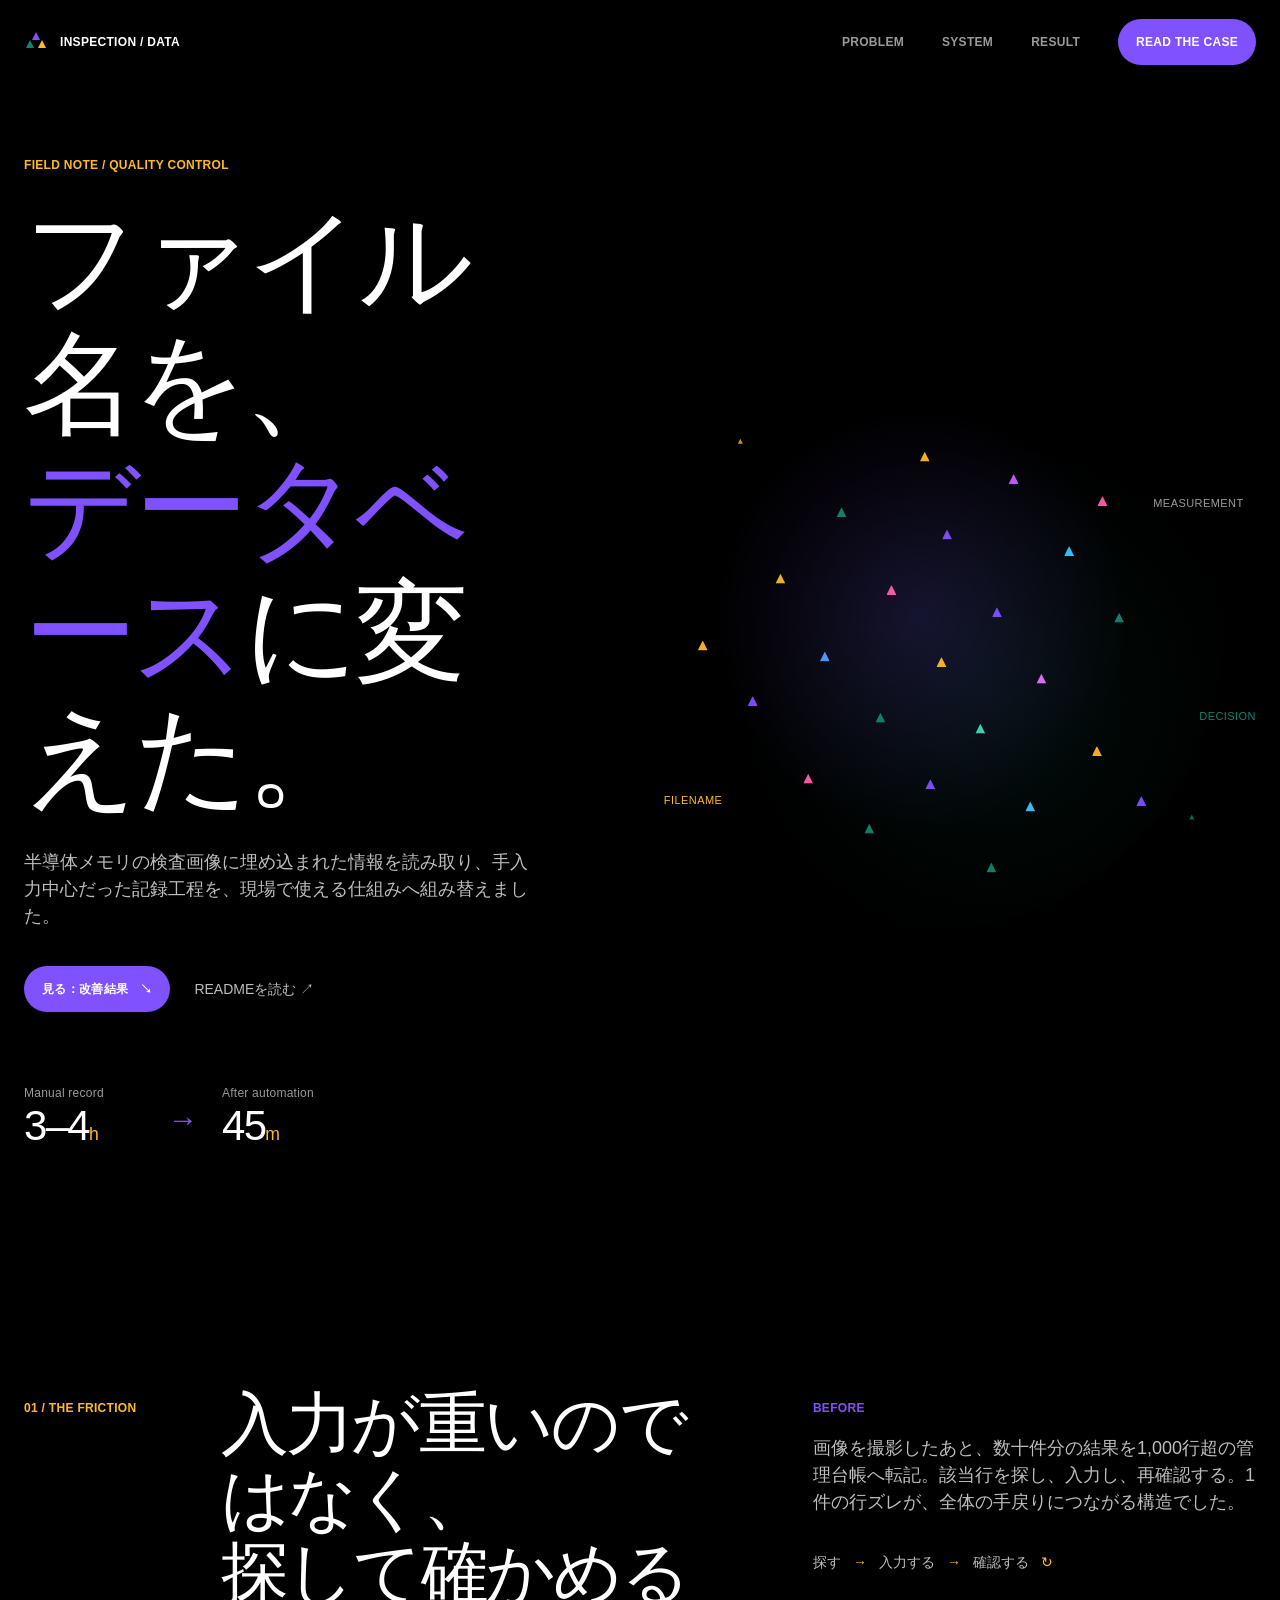
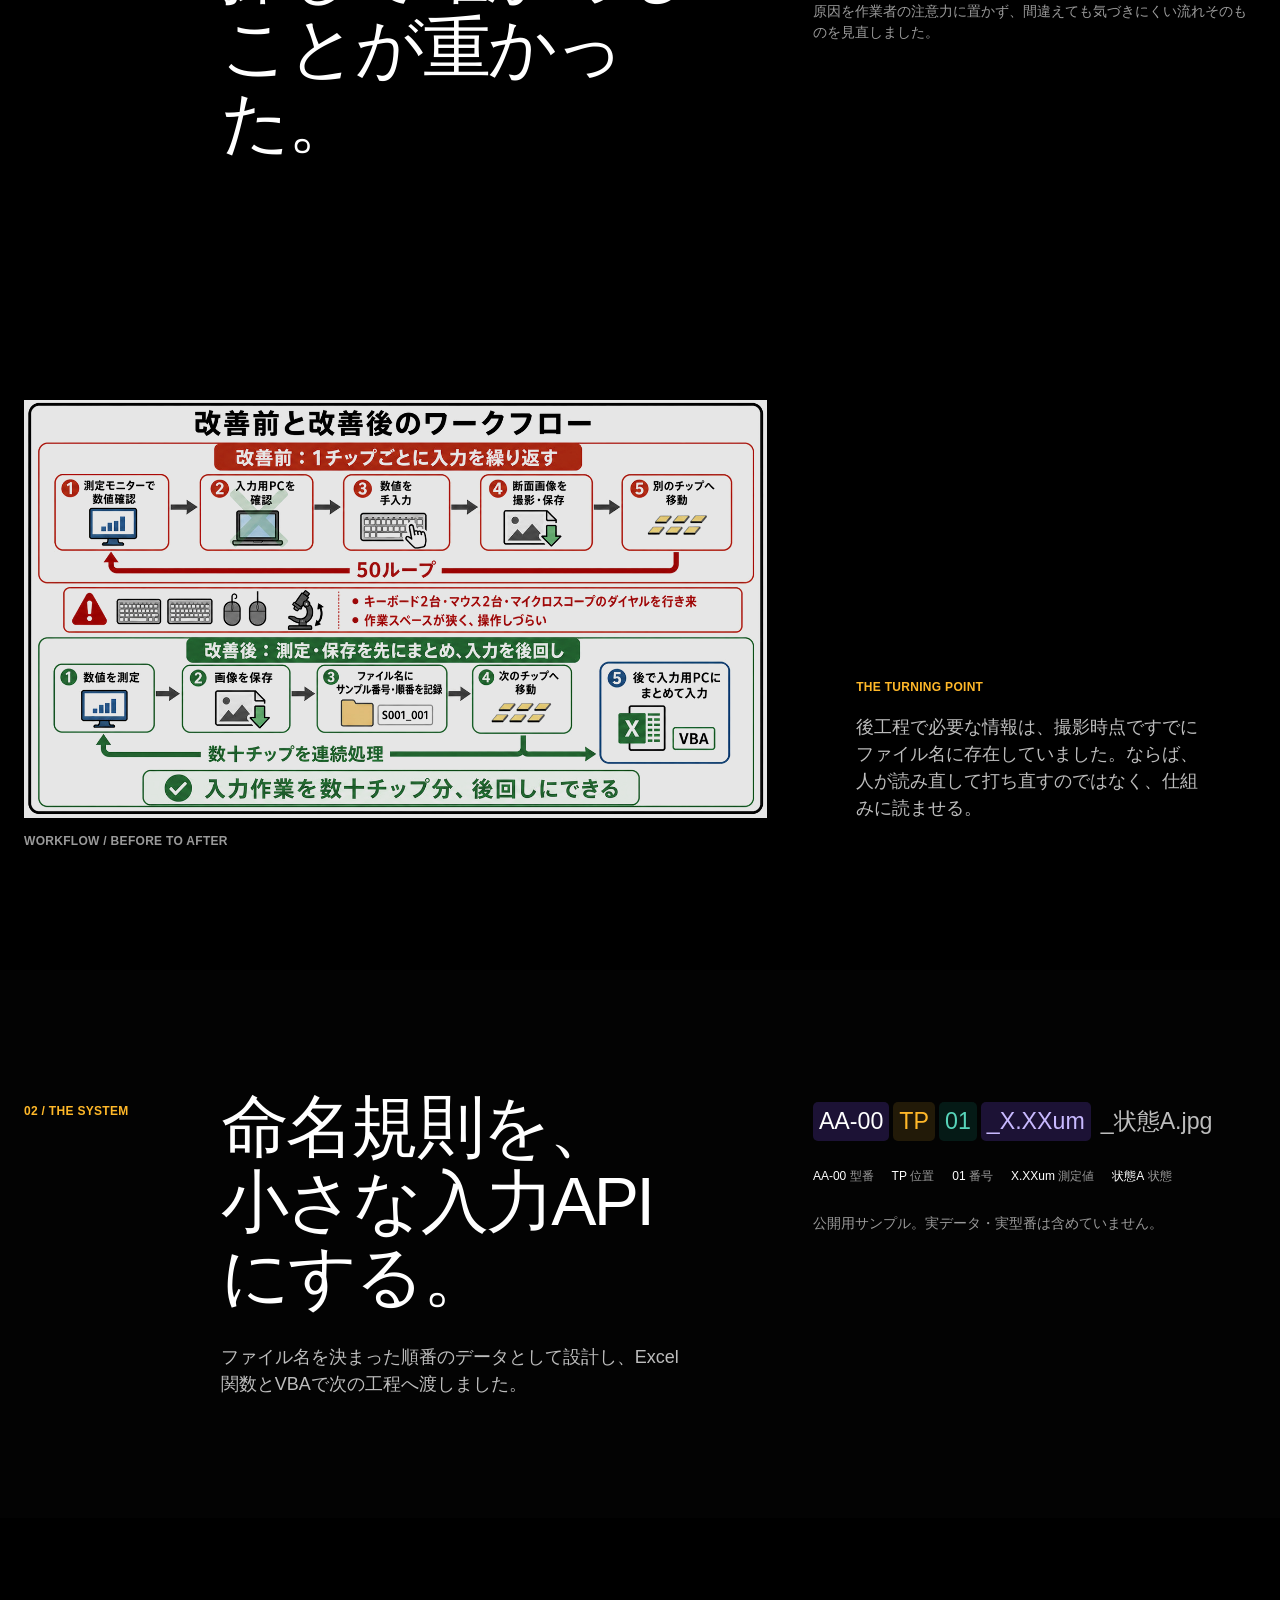
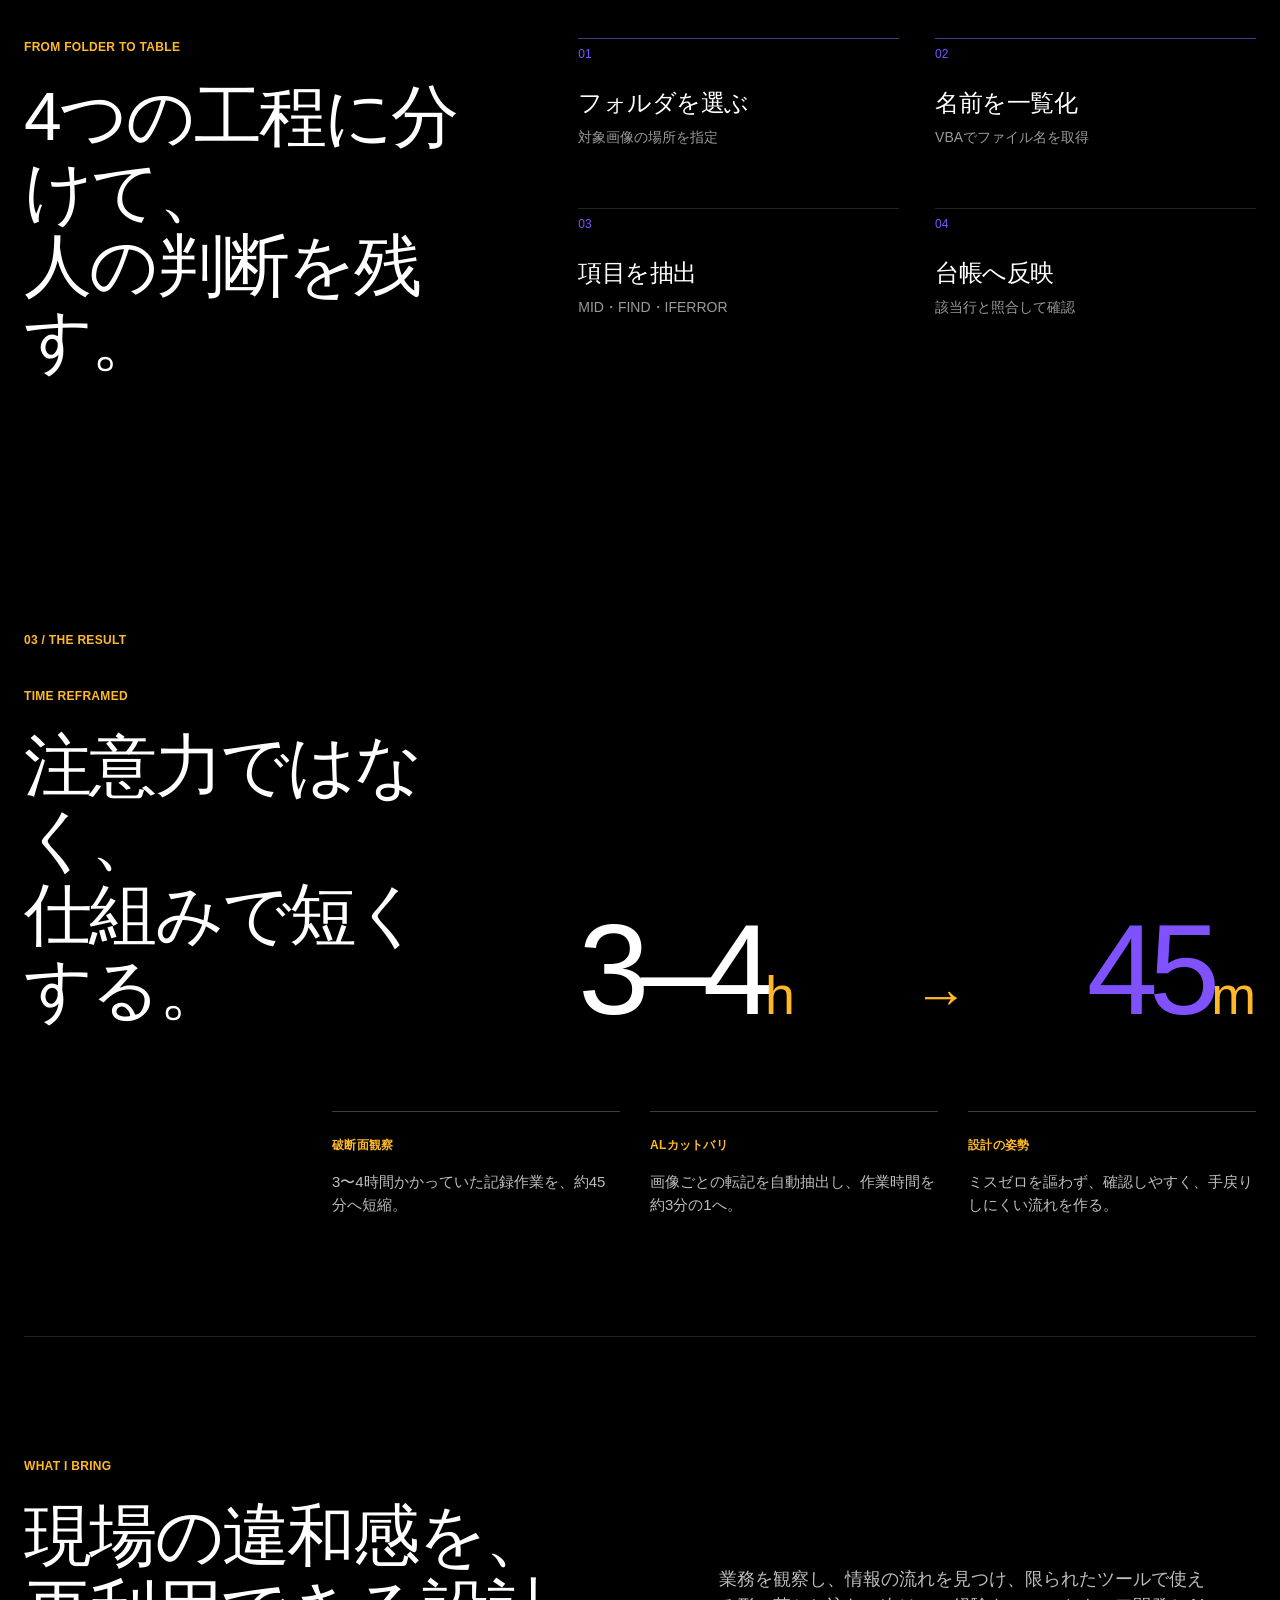
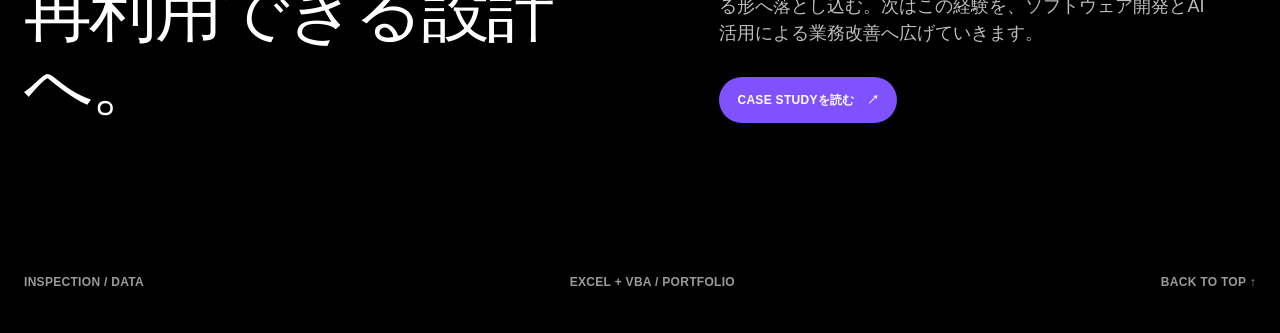
<file: index.html>
<!doctype html>
<html lang="ja">
  <head>
    <meta charset="utf-8">
    <meta name="viewport" content="width=device-width, initial-scale=1">
    <meta name="description" content="半導体メモリ検査工程の手入力を、ファイル名・Excel関数・VBAで仕組み化したポートフォリオ">
    <title>Inspection Data, Reframed | Portfolio</title>
    <link rel="stylesheet" href="style_refero.css">
  </head>
  <body>
    <a class="skip-link" href="#main">本文へ移動</a>

    <header class="site-header">
      <a class="brand" href="#top" aria-label="Inspection Data, Reframed ホーム">
        <span class="brand-mark" aria-hidden="true"><i></i><i></i><i></i></span>
        <span>INSPECTION / DATA</span>
      </a>
      <nav class="site-nav" aria-label="メインナビゲーション">
        <a href="#problem">PROBLEM</a>
        <a href="#system">SYSTEM</a>
        <a href="#result">RESULT</a>
        <a class="nav-cta" href="https://github.com/Tomica-git/portfolio">READ THE CASE</a>
      </nav>
    </header>

    <main id="main">
      <section id="top" class="hero section-shell">
        <div class="hero-copy">
          <p class="kicker amber">FIELD NOTE / QUALITY CONTROL</p>
          <h1>ファイル名を、<br><em>データベース</em>に変えた。</h1>
          <p class="hero-lead">半導体メモリの検査画像に埋め込まれた情報を読み取り、手入力中心だった記録工程を、現場で使える仕組みへ組み替えました。</p>
          <div class="hero-actions">
            <a class="primary-cta" href="#result">見る：改善結果 <span aria-hidden="true">↘</span></a>
            <a class="text-link" href="https://github.com/Tomica-git/portfolio">READMEを読む <span aria-hidden="true">↗</span></a>
          </div>
          <dl class="hero-metrics">
            <div>
              <dt>Manual record</dt>
              <dd>3–4<span>h</span></dd>
            </div>
            <div class="metric-arrow" aria-hidden="true">→</div>
            <div>
              <dt>After automation</dt>
              <dd>45<span>m</span></dd>
            </div>
          </dl>
        </div>

        <div class="constellation" aria-hidden="true">
          <div class="constellation-core">
            <i class="particle p01"></i><i class="particle p02"></i><i class="particle p03"></i>
            <i class="particle p04"></i><i class="particle p05"></i><i class="particle p06"></i>
            <i class="particle p07"></i><i class="particle p08"></i><i class="particle p09"></i>
            <i class="particle p10"></i><i class="particle p11"></i><i class="particle p12"></i>
            <i class="particle p13"></i><i class="particle p14"></i><i class="particle p15"></i>
            <i class="particle p16"></i><i class="particle p17"></i><i class="particle p18"></i>
            <i class="particle p19"></i><i class="particle p20"></i><i class="particle p21"></i>
            <i class="particle p22"></i><i class="particle p23"></i><i class="particle p24"></i>
          </div>
          <span class="orbit-label label-a">measurement</span>
          <span class="orbit-label label-b">filename</span>
          <span class="orbit-label label-c">decision</span>
        </div>
      </section>

      <section id="problem" class="section-shell split-section">
        <div class="section-index amber">01 / THE FRICTION</div>
        <div class="split-content">
          <div>
            <h2>入力が重いのではなく、<br>探して確かめることが重かった。</h2>
          </div>
          <div class="body-column">
            <p class="section-label">BEFORE</p>
            <p>画像を撮影したあと、数十件分の結果を1,000行超の管理台帳へ転記。該当行を探し、入力し、再確認する。1件の行ズレが、全体の手戻りにつながる構造でした。</p>
            <div class="friction-line"><span>探す</span><b>→</b><span>入力する</span><b>→</b><span>確認する</span><b>↻</b></div>
            <p class="quiet-note">原因を作業者の注意力に置かず、間違えても気づきにくい流れそのものを見直しました。</p>
          </div>
        </div>
      </section>

      <section class="section-shell image-section">
        <figure class="image-frame">
          <img src="assets/slides/fracture-07-workflow-before-after.jpg" alt="検査記録の改善前と改善後のワークフロー図">
          <figcaption>WORKFLOW / BEFORE TO AFTER</figcaption>
        </figure>
        <div class="image-note">
          <p class="kicker amber">THE TURNING POINT</p>
          <p>後工程で必要な情報は、撮影時点ですでにファイル名に存在していました。ならば、人が読み直して打ち直すのではなく、仕組みに読ませる。</p>
        </div>
      </section>

      <section id="system" class="section-shell split-section dark-break">
        <div class="section-index amber">02 / THE SYSTEM</div>
        <div class="split-content">
          <div>
            <h2>命名規則を、<br>小さな入力APIにする。</h2>
            <p class="section-subtitle">ファイル名を決まった順番のデータとして設計し、Excel関数とVBAで次の工程へ渡しました。</p>
          </div>
          <div class="body-column">
            <div class="filename-sample">
              <span>AA-00</span><span>TP</span><span>01</span><span>_X.XXum</span><span>_状態A.jpg</span>
            </div>
            <div class="filename-legend">
              <span><b>AA-00</b> 型番</span>
              <span><b>TP</b> 位置</span>
              <span><b>01</b> 番号</span>
              <span><b>X.XXum</b> 測定値</span>
              <span><b>状態A</b> 状態</span>
            </div>
            <p class="quiet-note">公開用サンプル。実データ・実型番は含めていません。</p>
          </div>
        </div>
      </section>

      <section class="section-shell process-section">
        <div class="process-heading">
          <p class="kicker amber">FROM FOLDER TO TABLE</p>
          <h2>4つの工程に分けて、<br>人の判断を残す。</h2>
        </div>
        <ol class="process-list">
          <li><span class="process-no">01</span><strong>フォルダを選ぶ</strong><p>対象画像の場所を指定</p></li>
          <li><span class="process-no">02</span><strong>名前を一覧化</strong><p>VBAでファイル名を取得</p></li>
          <li><span class="process-no">03</span><strong>項目を抽出</strong><p>MID・FIND・IFERROR</p></li>
          <li><span class="process-no">04</span><strong>台帳へ反映</strong><p>該当行と照合して確認</p></li>
        </ol>
      </section>

      <section id="result" class="section-shell result-section">
        <div class="section-index amber">03 / THE RESULT</div>
        <div class="result-topline">
          <div>
            <p class="kicker amber">TIME REFRAMED</p>
            <h2>注意力ではなく、<br>仕組みで短くする。</h2>
          </div>
          <div class="big-result" aria-label="3から4時間が約45分に短縮">
            <span>3–4<span class="unit">h</span></span><b>→</b><strong>45<span class="unit">m</span></strong>
          </div>
        </div>
        <div class="result-details">
          <div><span class="detail-label">破断面観察</span><p>3〜4時間かかっていた記録作業を、約45分へ短縮。</p></div>
          <div><span class="detail-label">ALカットバリ</span><p>画像ごとの転記を自動抽出し、作業時間を約3分の1へ。</p></div>
          <div><span class="detail-label">設計の姿勢</span><p>ミスゼロを謳わず、確認しやすく、手戻りしにくい流れを作る。</p></div>
        </div>
      </section>

      <section class="section-shell closing-section">
        <div>
          <p class="kicker amber">WHAT I BRING</p>
          <h2>現場の違和感を、<br>再利用できる設計へ。</h2>
        </div>
        <div class="closing-copy">
          <p>業務を観察し、情報の流れを見つけ、限られたツールで使える形へ落とし込む。次はこの経験を、ソフトウェア開発とAI活用による業務改善へ広げていきます。</p>
          <a class="primary-cta" href="https://github.com/Tomica-git/portfolio">CASE STUDYを読む <span aria-hidden="true">↗</span></a>
        </div>
      </section>
    </main>

    <footer class="site-footer section-shell">
      <span>INSPECTION / DATA</span>
      <span>EXCEL + VBA / PORTFOLIO</span>
      <a href="#top">BACK TO TOP ↑</a>
    </footer>
  </body>
</html>
</file>
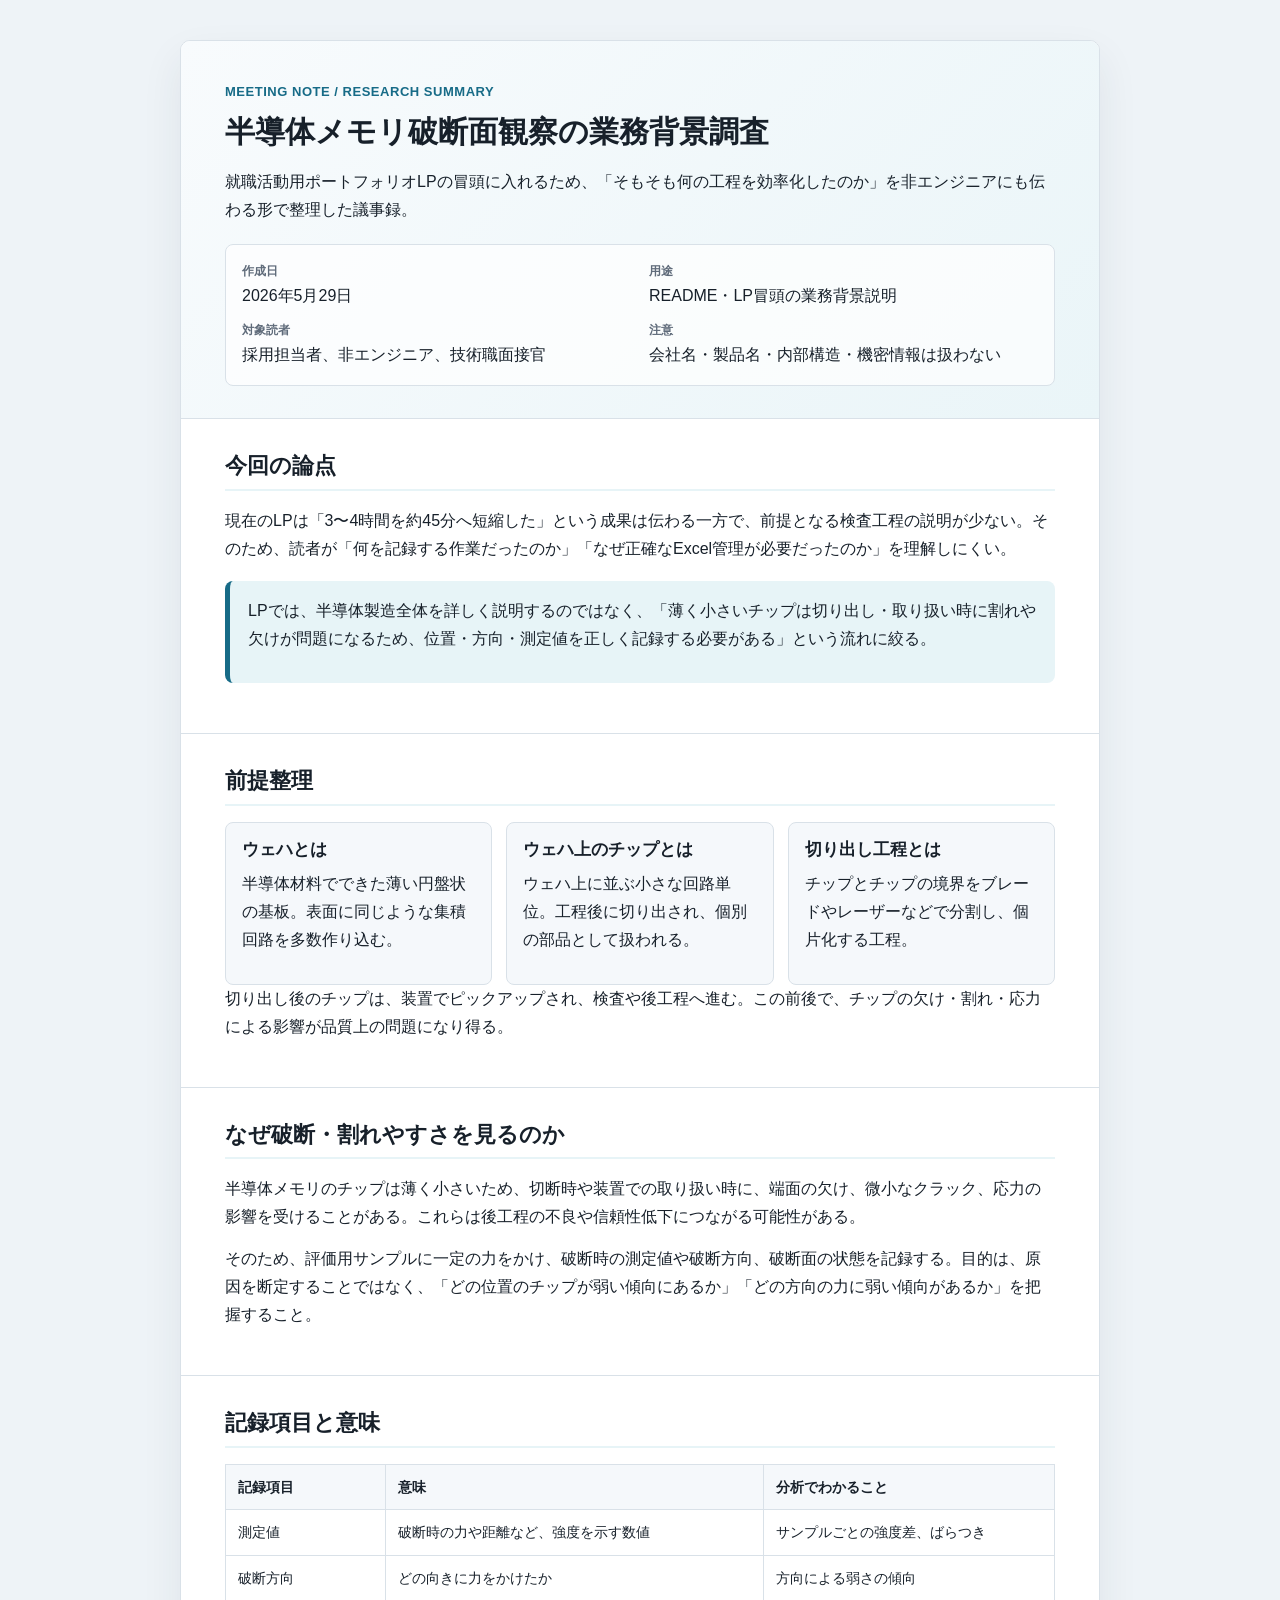
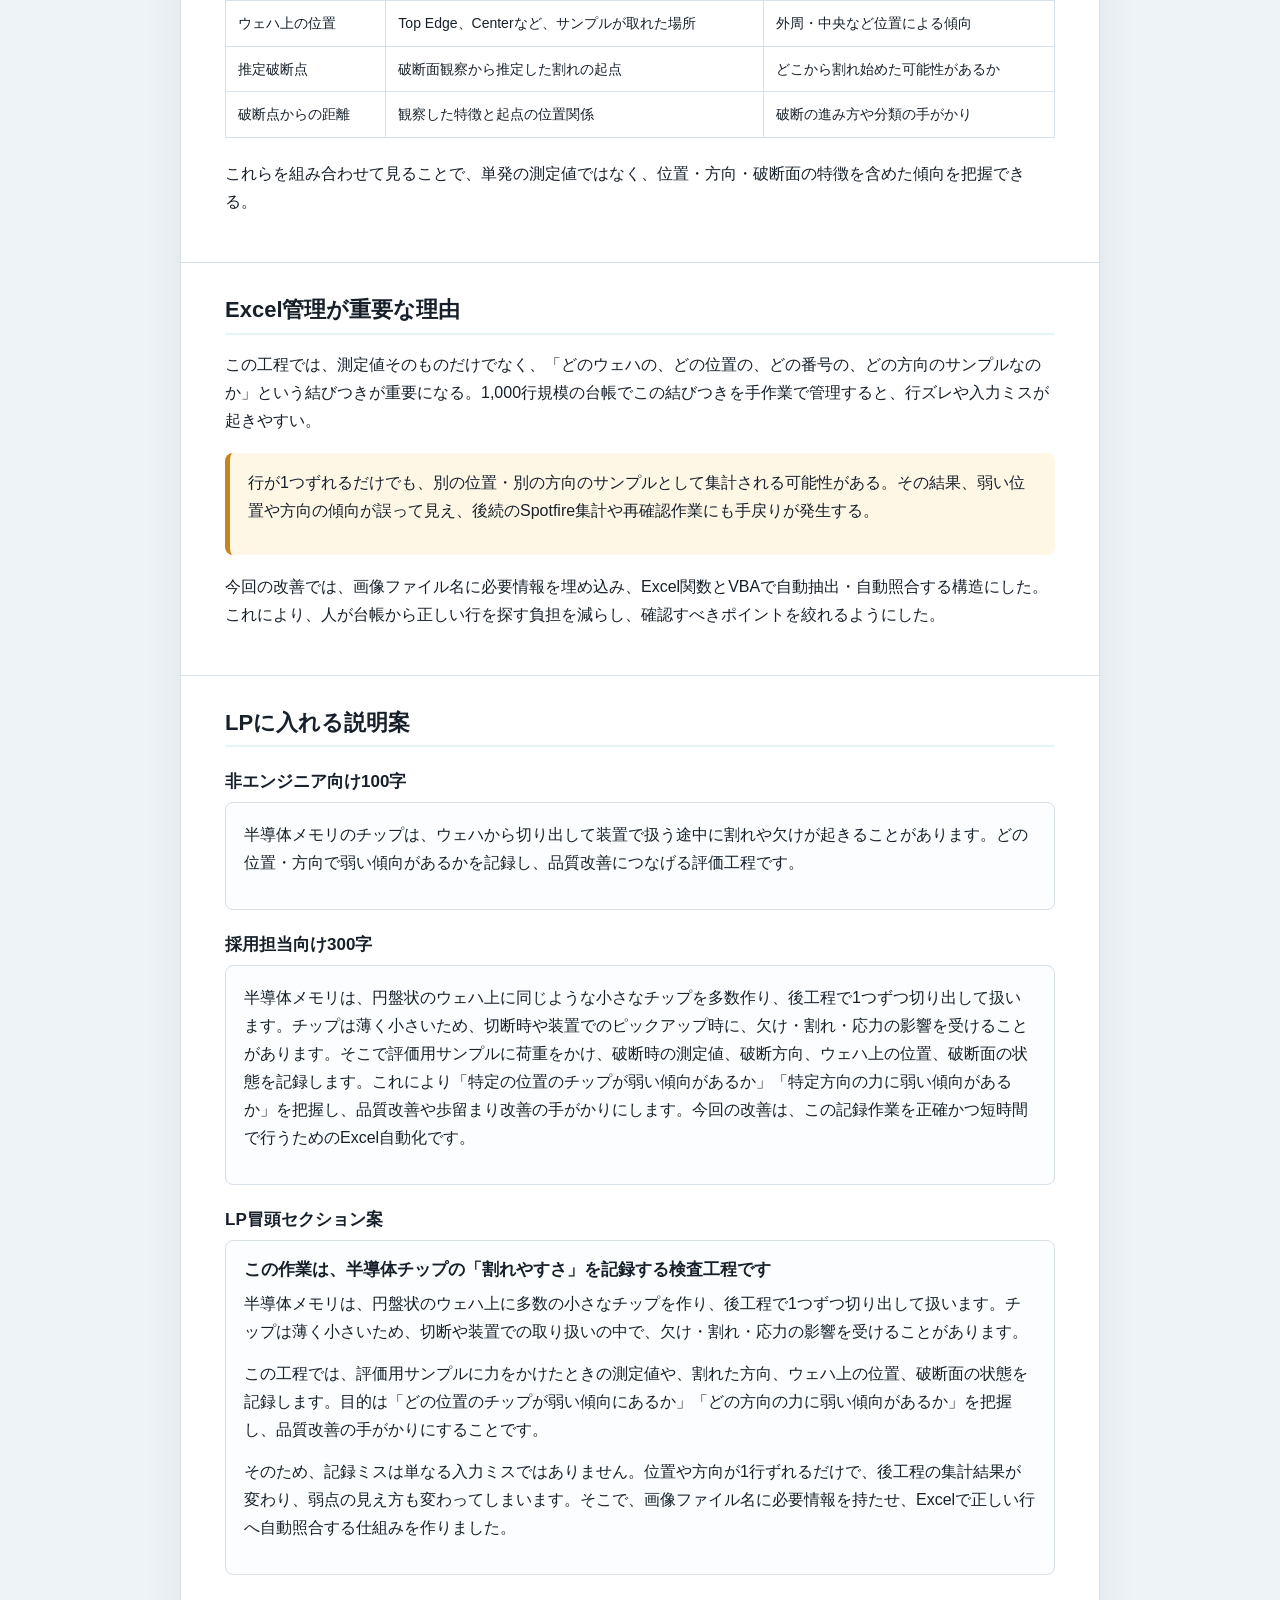
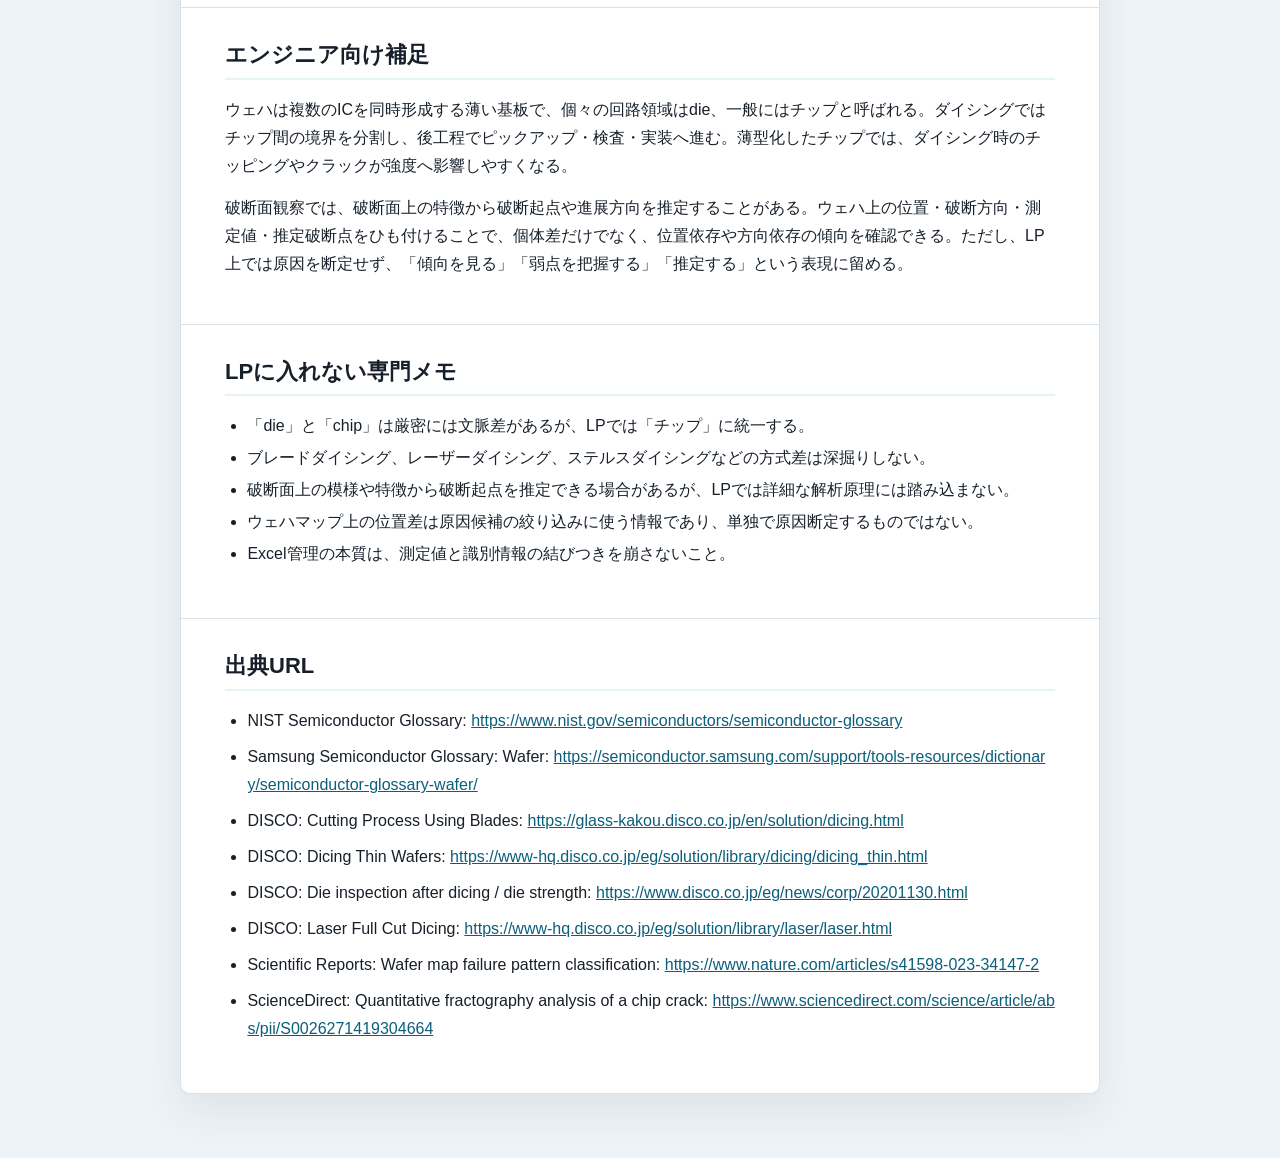
<file: 議事録/20260529_半導体メモリ破断面観察_業務背景調査.html>
<!doctype html>
<html lang="ja">
  <head>
    <meta charset="utf-8" />
    <meta name="viewport" content="width=device-width, initial-scale=1" />
    <title>議事録：半導体メモリ破断面観察の業務背景調査</title>
    <style>
      :root {
        --ink: #17202a;
        --muted: #5f6b7a;
        --line: #d9e1e8;
        --paper: #ffffff;
        --soft: #f5f8fb;
        --accent: #176b87;
        --accent-soft: #e7f4f7;
        --warn-soft: #fff7e6;
      }

      * {
        box-sizing: border-box;
      }

      body {
        margin: 0;
        color: var(--ink);
        background: #eef3f7;
        font-family: -apple-system, BlinkMacSystemFont, "Hiragino Sans",
          "Yu Gothic", "YuGothic", "Segoe UI", sans-serif;
        line-height: 1.75;
      }

      main {
        max-width: 960px;
        margin: 0 auto;
        padding: 40px 20px 64px;
      }

      article {
        background: var(--paper);
        border: 1px solid var(--line);
        border-radius: 10px;
        box-shadow: 0 18px 40px rgba(34, 48, 64, 0.08);
        overflow: hidden;
      }

      header {
        padding: 40px 44px 32px;
        background: linear-gradient(135deg, #f8fbfd 0%, #eaf5f8 100%);
        border-bottom: 1px solid var(--line);
      }

      .eyebrow {
        margin: 0 0 8px;
        color: var(--accent);
        font-size: 13px;
        font-weight: 700;
        letter-spacing: 0.04em;
        text-transform: uppercase;
      }

      h1,
      h2,
      h3 {
        line-height: 1.35;
      }

      h1 {
        margin: 0 0 16px;
        font-size: 30px;
      }

      h2 {
        margin: 0 0 16px;
        padding-bottom: 8px;
        border-bottom: 2px solid var(--accent-soft);
        font-size: 22px;
      }

      h3 {
        margin: 24px 0 8px;
        font-size: 17px;
      }

      p {
        margin: 0 0 14px;
      }

      ul,
      ol {
        margin: 0 0 18px 1.4em;
        padding: 0;
      }

      li {
        margin: 4px 0;
      }

      section {
        padding: 32px 44px;
        border-bottom: 1px solid var(--line);
      }

      section:last-child {
        border-bottom: 0;
      }

      .meta {
        display: grid;
        grid-template-columns: repeat(2, minmax(0, 1fr));
        gap: 10px 18px;
        margin-top: 20px;
        padding: 16px;
        background: rgba(255, 255, 255, 0.72);
        border: 1px solid var(--line);
        border-radius: 8px;
      }

      .meta div {
        min-width: 0;
      }

      .meta b {
        display: block;
        color: var(--muted);
        font-size: 12px;
      }

      .callout {
        margin: 18px 0;
        padding: 16px 18px;
        background: var(--accent-soft);
        border-left: 5px solid var(--accent);
        border-radius: 8px;
      }

      .note {
        background: var(--warn-soft);
        border-left-color: #c5841c;
      }

      .grid {
        display: grid;
        grid-template-columns: repeat(3, minmax(0, 1fr));
        gap: 14px;
        margin-top: 16px;
      }

      .card {
        padding: 16px;
        background: var(--soft);
        border: 1px solid var(--line);
        border-radius: 8px;
      }

      .card h3 {
        margin-top: 0;
      }

      table {
        width: 100%;
        margin: 16px 0 22px;
        border-collapse: collapse;
        font-size: 14px;
      }

      th,
      td {
        padding: 10px 12px;
        border: 1px solid var(--line);
        text-align: left;
        vertical-align: top;
      }

      th {
        background: var(--soft);
      }

      .lp-copy {
        padding: 18px;
        background: #fbfdff;
        border: 1px solid var(--line);
        border-radius: 8px;
      }

      .lp-copy h3 {
        margin-top: 0;
      }

      a {
        color: #0a5f7c;
        word-break: break-all;
      }

      .sources li {
        margin-bottom: 8px;
      }

      @media (max-width: 760px) {
        main {
          padding: 20px 12px 40px;
        }

        header,
        section {
          padding: 26px 20px;
        }

        h1 {
          font-size: 24px;
        }

        .meta,
        .grid {
          grid-template-columns: 1fr;
        }
      }
    </style>
  </head>
  <body>
    <main>
      <article>
        <header>
          <p class="eyebrow">Meeting Note / Research Summary</p>
          <h1>半導体メモリ破断面観察の業務背景調査</h1>
          <p>
            就職活動用ポートフォリオLPの冒頭に入れるため、「そもそも何の工程を効率化したのか」を非エンジニアにも伝わる形で整理した議事録。
          </p>
          <div class="meta">
            <div>
              <b>作成日</b>
              2026年5月29日
            </div>
            <div>
              <b>用途</b>
              README・LP冒頭の業務背景説明
            </div>
            <div>
              <b>対象読者</b>
              採用担当者、非エンジニア、技術職面接官
            </div>
            <div>
              <b>注意</b>
              会社名・製品名・内部構造・機密情報は扱わない
            </div>
          </div>
        </header>

        <section>
          <h2>今回の論点</h2>
          <p>
            現在のLPは「3〜4時間を約45分へ短縮した」という成果は伝わる一方で、前提となる検査工程の説明が少ない。そのため、読者が「何を記録する作業だったのか」「なぜ正確なExcel管理が必要だったのか」を理解しにくい。
          </p>
          <div class="callout">
            <p>
              LPでは、半導体製造全体を詳しく説明するのではなく、「薄く小さいチップは切り出し・取り扱い時に割れや欠けが問題になるため、位置・方向・測定値を正しく記録する必要がある」という流れに絞る。
            </p>
          </div>
        </section>

        <section>
          <h2>前提整理</h2>
          <div class="grid">
            <div class="card">
              <h3>ウェハとは</h3>
              <p>
                半導体材料でできた薄い円盤状の基板。表面に同じような集積回路を多数作り込む。
              </p>
            </div>
            <div class="card">
              <h3>ウェハ上のチップとは</h3>
              <p>
                ウェハ上に並ぶ小さな回路単位。工程後に切り出され、個別の部品として扱われる。
              </p>
            </div>
            <div class="card">
              <h3>切り出し工程とは</h3>
              <p>
                チップとチップの境界をブレードやレーザーなどで分割し、個片化する工程。
              </p>
            </div>
          </div>
          <p>
            切り出し後のチップは、装置でピックアップされ、検査や後工程へ進む。この前後で、チップの欠け・割れ・応力による影響が品質上の問題になり得る。
          </p>
        </section>

        <section>
          <h2>なぜ破断・割れやすさを見るのか</h2>
          <p>
            半導体メモリのチップは薄く小さいため、切断時や装置での取り扱い時に、端面の欠け、微小なクラック、応力の影響を受けることがある。これらは後工程の不良や信頼性低下につながる可能性がある。
          </p>
          <p>
            そのため、評価用サンプルに一定の力をかけ、破断時の測定値や破断方向、破断面の状態を記録する。目的は、原因を断定することではなく、「どの位置のチップが弱い傾向にあるか」「どの方向の力に弱い傾向があるか」を把握すること。
          </p>
        </section>

        <section>
          <h2>記録項目と意味</h2>
          <table>
            <thead>
              <tr>
                <th>記録項目</th>
                <th>意味</th>
                <th>分析でわかること</th>
              </tr>
            </thead>
            <tbody>
              <tr>
                <td>測定値</td>
                <td>破断時の力や距離など、強度を示す数値</td>
                <td>サンプルごとの強度差、ばらつき</td>
              </tr>
              <tr>
                <td>破断方向</td>
                <td>どの向きに力をかけたか</td>
                <td>方向による弱さの傾向</td>
              </tr>
              <tr>
                <td>ウェハ上の位置</td>
                <td>Top Edge、Centerなど、サンプルが取れた場所</td>
                <td>外周・中央など位置による傾向</td>
              </tr>
              <tr>
                <td>推定破断点</td>
                <td>破断面観察から推定した割れの起点</td>
                <td>どこから割れ始めた可能性があるか</td>
              </tr>
              <tr>
                <td>破断点からの距離</td>
                <td>観察した特徴と起点の位置関係</td>
                <td>破断の進み方や分類の手がかり</td>
              </tr>
            </tbody>
          </table>
          <p>
            これらを組み合わせて見ることで、単発の測定値ではなく、位置・方向・破断面の特徴を含めた傾向を把握できる。
          </p>
        </section>

        <section>
          <h2>Excel管理が重要な理由</h2>
          <p>
            この工程では、測定値そのものだけでなく、「どのウェハの、どの位置の、どの番号の、どの方向のサンプルなのか」という結びつきが重要になる。1,000行規模の台帳でこの結びつきを手作業で管理すると、行ズレや入力ミスが起きやすい。
          </p>
          <div class="callout note">
            <p>
              行が1つずれるだけでも、別の位置・別の方向のサンプルとして集計される可能性がある。その結果、弱い位置や方向の傾向が誤って見え、後続のSpotfire集計や再確認作業にも手戻りが発生する。
            </p>
          </div>
          <p>
            今回の改善では、画像ファイル名に必要情報を埋め込み、Excel関数とVBAで自動抽出・自動照合する構造にした。これにより、人が台帳から正しい行を探す負担を減らし、確認すべきポイントを絞れるようにした。
          </p>
        </section>

        <section>
          <h2>LPに入れる説明案</h2>
          <h3>非エンジニア向け100字</h3>
          <div class="lp-copy">
            <p>
              半導体メモリのチップは、ウェハから切り出して装置で扱う途中に割れや欠けが起きることがあります。どの位置・方向で弱い傾向があるかを記録し、品質改善につなげる評価工程です。
            </p>
          </div>

          <h3>採用担当向け300字</h3>
          <div class="lp-copy">
            <p>
              半導体メモリは、円盤状のウェハ上に同じような小さなチップを多数作り、後工程で1つずつ切り出して扱います。チップは薄く小さいため、切断時や装置でのピックアップ時に、欠け・割れ・応力の影響を受けることがあります。そこで評価用サンプルに荷重をかけ、破断時の測定値、破断方向、ウェハ上の位置、破断面の状態を記録します。これにより「特定の位置のチップが弱い傾向があるか」「特定方向の力に弱い傾向があるか」を把握し、品質改善や歩留まり改善の手がかりにします。今回の改善は、この記録作業を正確かつ短時間で行うためのExcel自動化です。
            </p>
          </div>

          <h3>LP冒頭セクション案</h3>
          <div class="lp-copy">
            <h3>この作業は、半導体チップの「割れやすさ」を記録する検査工程です</h3>
            <p>
              半導体メモリは、円盤状のウェハ上に多数の小さなチップを作り、後工程で1つずつ切り出して扱います。チップは薄く小さいため、切断や装置での取り扱いの中で、欠け・割れ・応力の影響を受けることがあります。
            </p>
            <p>
              この工程では、評価用サンプルに力をかけたときの測定値や、割れた方向、ウェハ上の位置、破断面の状態を記録します。目的は「どの位置のチップが弱い傾向にあるか」「どの方向の力に弱い傾向があるか」を把握し、品質改善の手がかりにすることです。
            </p>
            <p>
              そのため、記録ミスは単なる入力ミスではありません。位置や方向が1行ずれるだけで、後工程の集計結果が変わり、弱点の見え方も変わってしまいます。そこで、画像ファイル名に必要情報を持たせ、Excelで正しい行へ自動照合する仕組みを作りました。
            </p>
          </div>
        </section>

        <section>
          <h2>エンジニア向け補足</h2>
          <p>
            ウェハは複数のICを同時形成する薄い基板で、個々の回路領域はdie、一般にはチップと呼ばれる。ダイシングではチップ間の境界を分割し、後工程でピックアップ・検査・実装へ進む。薄型化したチップでは、ダイシング時のチッピングやクラックが強度へ影響しやすくなる。
          </p>
          <p>
            破断面観察では、破断面上の特徴から破断起点や進展方向を推定することがある。ウェハ上の位置・破断方向・測定値・推定破断点をひも付けることで、個体差だけでなく、位置依存や方向依存の傾向を確認できる。ただし、LP上では原因を断定せず、「傾向を見る」「弱点を把握する」「推定する」という表現に留める。
          </p>
        </section>

        <section>
          <h2>LPに入れない専門メモ</h2>
          <ul>
            <li>「die」と「chip」は厳密には文脈差があるが、LPでは「チップ」に統一する。</li>
            <li>ブレードダイシング、レーザーダイシング、ステルスダイシングなどの方式差は深掘りしない。</li>
            <li>破断面上の模様や特徴から破断起点を推定できる場合があるが、LPでは詳細な解析原理には踏み込まない。</li>
            <li>ウェハマップ上の位置差は原因候補の絞り込みに使う情報であり、単独で原因断定するものではない。</li>
            <li>Excel管理の本質は、測定値と識別情報の結びつきを崩さないこと。</li>
          </ul>
        </section>

        <section>
          <h2>出典URL</h2>
          <ul class="sources">
            <li>
              NIST Semiconductor Glossary:
              <a href="https://www.nist.gov/semiconductors/semiconductor-glossary">https://www.nist.gov/semiconductors/semiconductor-glossary</a>
            </li>
            <li>
              Samsung Semiconductor Glossary: Wafer:
              <a href="https://semiconductor.samsung.com/support/tools-resources/dictionary/semiconductor-glossary-wafer/">https://semiconductor.samsung.com/support/tools-resources/dictionary/semiconductor-glossary-wafer/</a>
            </li>
            <li>
              DISCO: Cutting Process Using Blades:
              <a href="https://glass-kakou.disco.co.jp/en/solution/dicing.html">https://glass-kakou.disco.co.jp/en/solution/dicing.html</a>
            </li>
            <li>
              DISCO: Dicing Thin Wafers:
              <a href="https://www-hq.disco.co.jp/eg/solution/library/dicing/dicing_thin.html">https://www-hq.disco.co.jp/eg/solution/library/dicing/dicing_thin.html</a>
            </li>
            <li>
              DISCO: Die inspection after dicing / die strength:
              <a href="https://www.disco.co.jp/eg/news/corp/20201130.html">https://www.disco.co.jp/eg/news/corp/20201130.html</a>
            </li>
            <li>
              DISCO: Laser Full Cut Dicing:
              <a href="https://www-hq.disco.co.jp/eg/solution/library/laser/laser.html">https://www-hq.disco.co.jp/eg/solution/library/laser/laser.html</a>
            </li>
            <li>
              Scientific Reports: Wafer map failure pattern classification:
              <a href="https://www.nature.com/articles/s41598-023-34147-2">https://www.nature.com/articles/s41598-023-34147-2</a>
            </li>
            <li>
              ScienceDirect: Quantitative fractography analysis of a chip crack:
              <a href="https://www.sciencedirect.com/science/article/abs/pii/S0026271419304664">https://www.sciencedirect.com/science/article/abs/pii/S0026271419304664</a>
            </li>
          </ul>
        </section>
      </article>
    </main>
  </body>
</html>
</file>
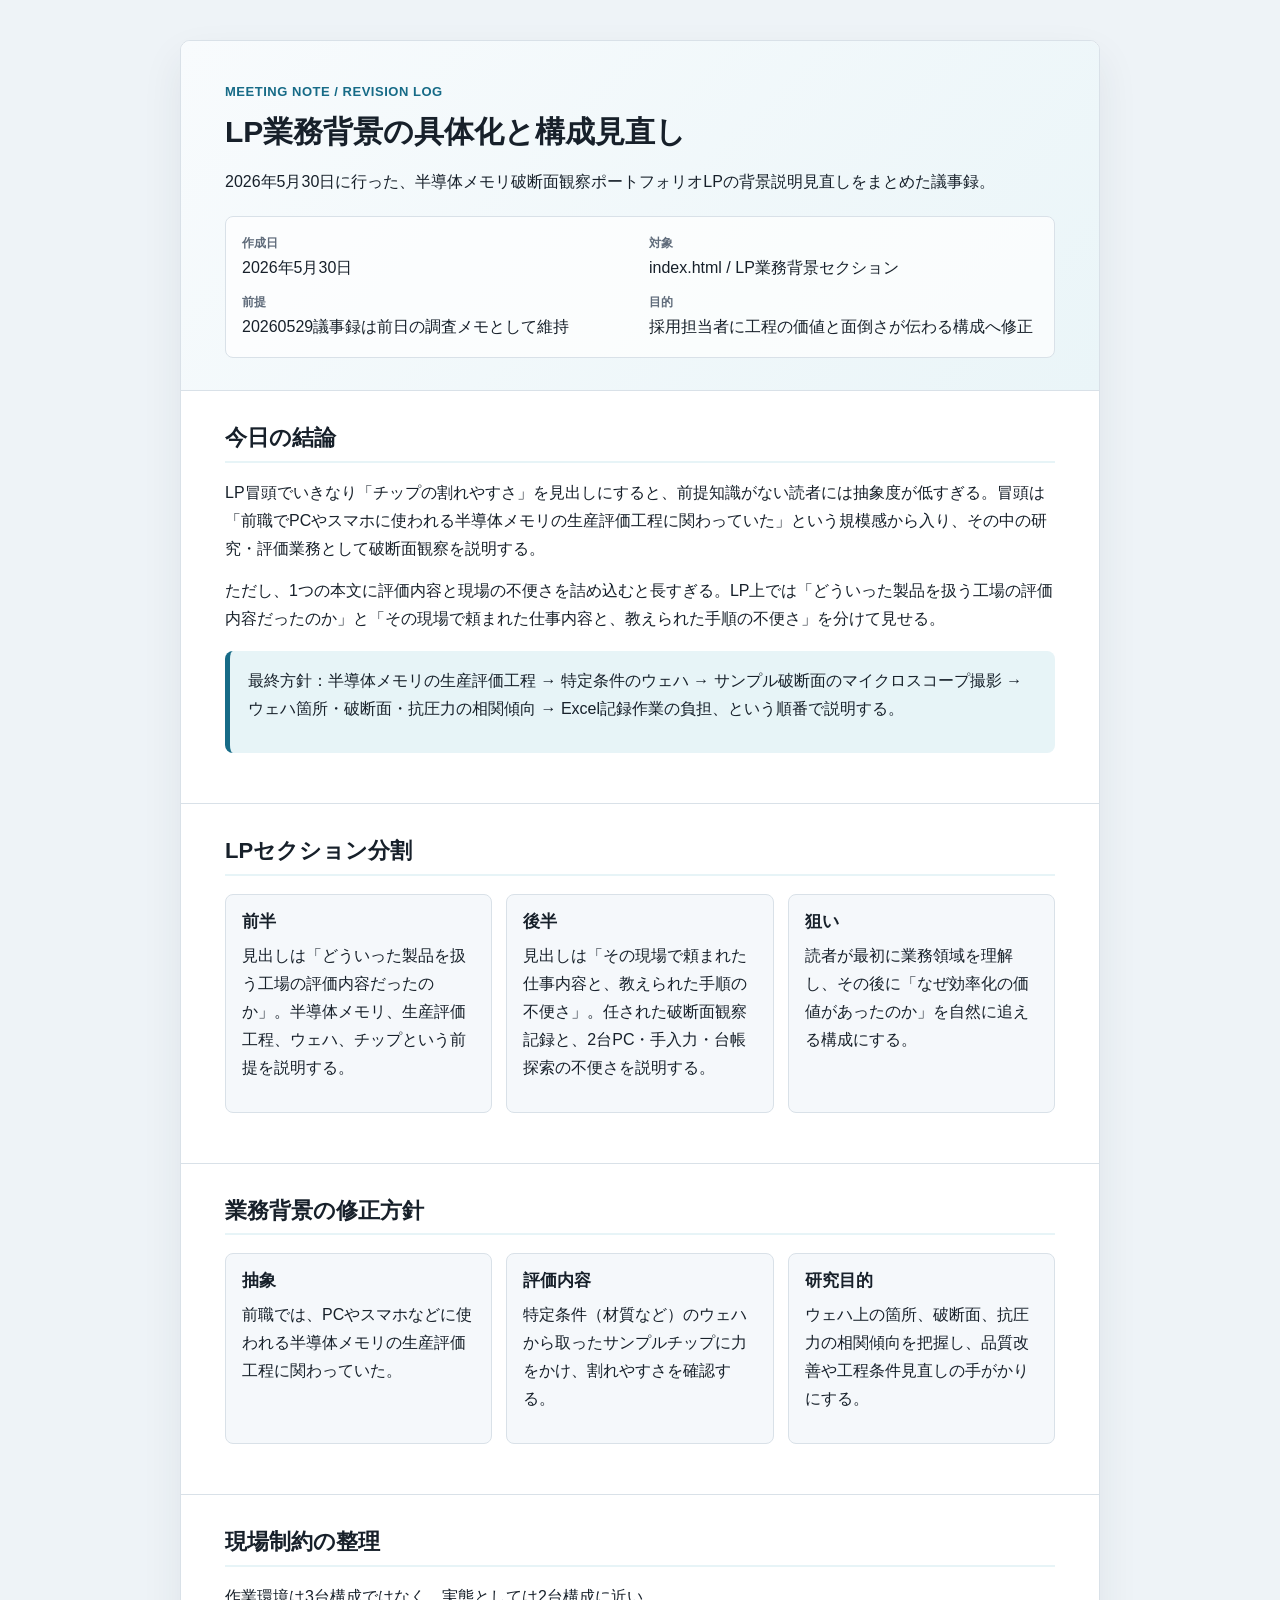
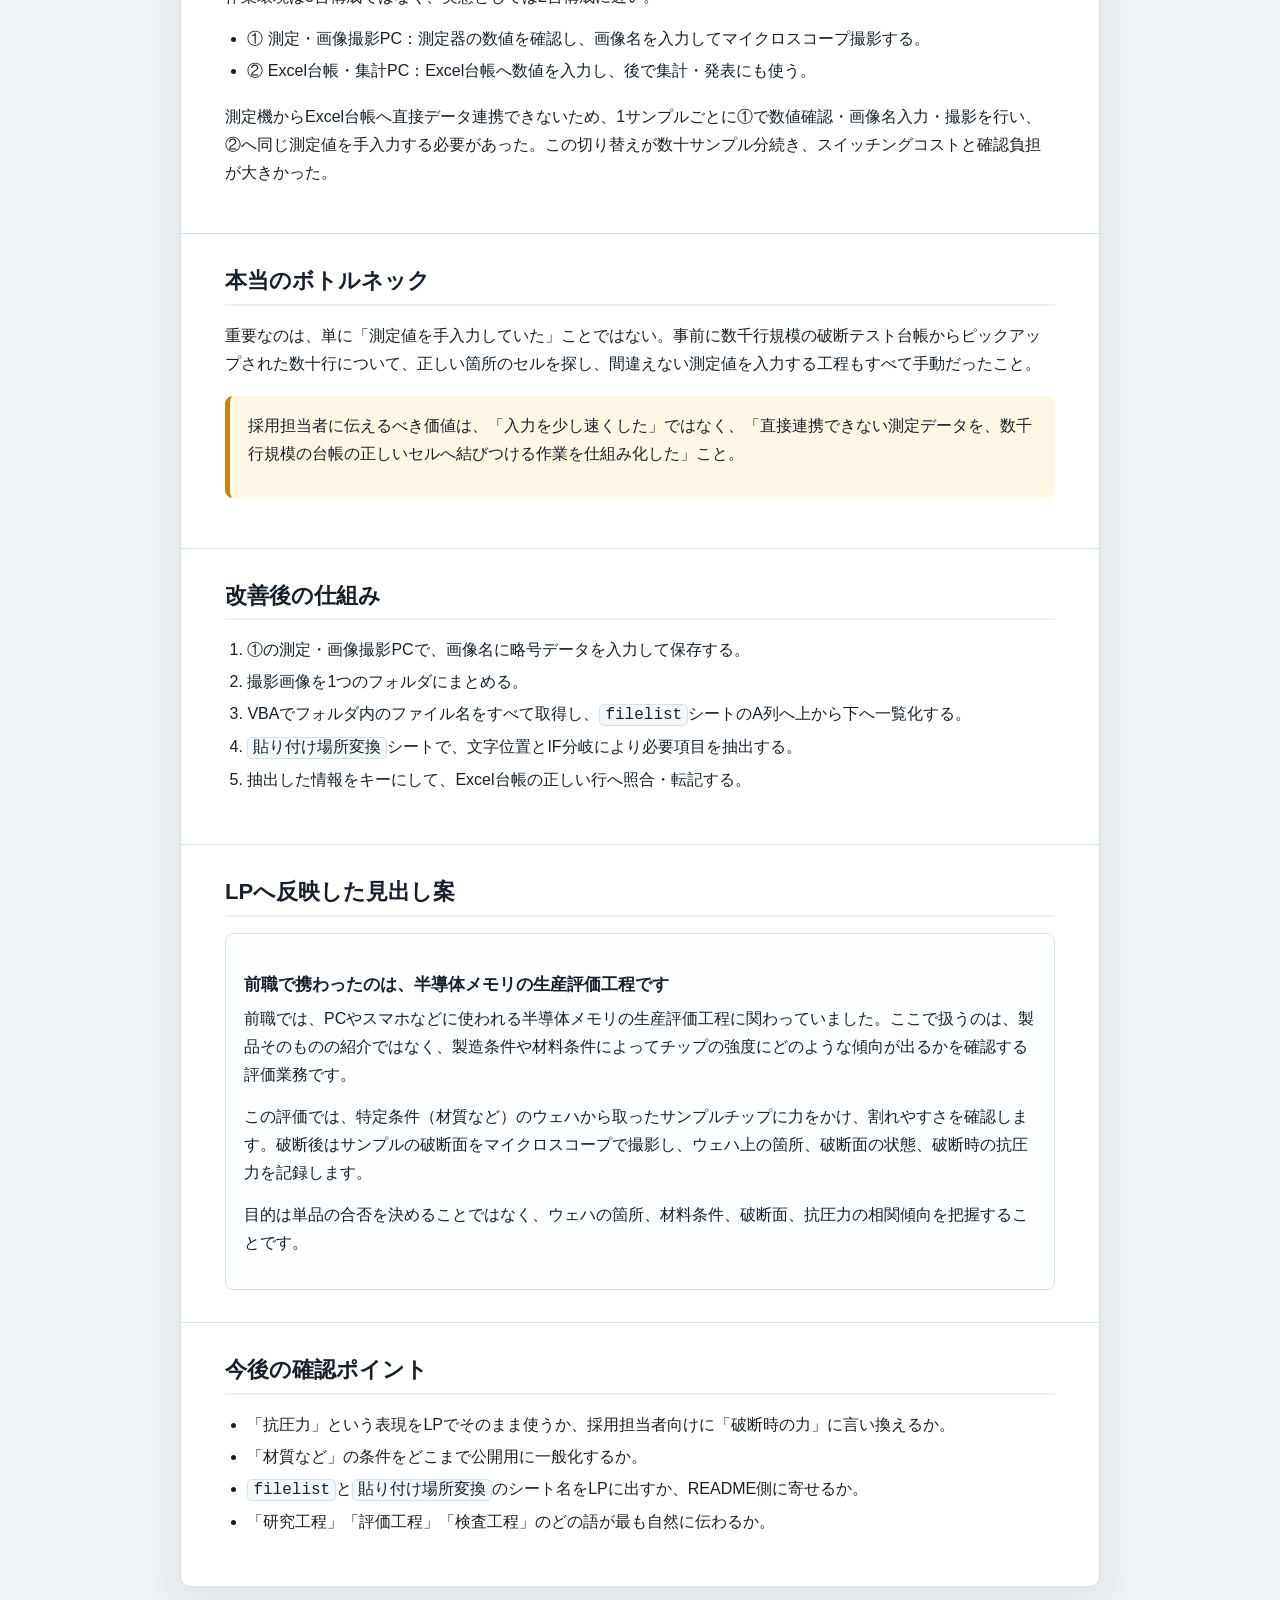
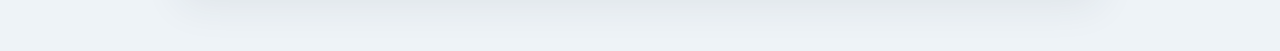
<file: 議事録/20260530_LP業務背景_具体化と構成見直し.html>
<!doctype html>
<html lang="ja">
  <head>
    <meta charset="utf-8" />
    <meta name="viewport" content="width=device-width, initial-scale=1" />
    <title>議事録：LP業務背景の具体化と構成見直し</title>
    <style>
      :root {
        --ink: #17202a;
        --muted: #5f6b7a;
        --line: #d9e1e8;
        --paper: #ffffff;
        --soft: #f5f8fb;
        --accent: #176b87;
        --accent-soft: #e7f4f7;
        --warn-soft: #fff7e6;
      }

      * {
        box-sizing: border-box;
      }

      body {
        margin: 0;
        color: var(--ink);
        background: #eef3f7;
        font-family: -apple-system, BlinkMacSystemFont, "Hiragino Sans",
          "Yu Gothic", "YuGothic", "Segoe UI", sans-serif;
        line-height: 1.75;
      }

      main {
        max-width: 960px;
        margin: 0 auto;
        padding: 40px 20px 64px;
      }

      article {
        overflow: hidden;
        background: var(--paper);
        border: 1px solid var(--line);
        border-radius: 10px;
        box-shadow: 0 18px 40px rgba(34, 48, 64, 0.08);
      }

      header {
        padding: 40px 44px 32px;
        background: linear-gradient(135deg, #f8fbfd 0%, #eaf5f8 100%);
        border-bottom: 1px solid var(--line);
      }

      section {
        padding: 32px 44px;
        border-bottom: 1px solid var(--line);
      }

      section:last-child {
        border-bottom: 0;
      }

      h1,
      h2,
      h3 {
        line-height: 1.35;
      }

      h1 {
        margin: 0 0 16px;
        font-size: 30px;
      }

      h2 {
        margin: 0 0 16px;
        padding-bottom: 8px;
        border-bottom: 2px solid var(--accent-soft);
        font-size: 22px;
      }

      h3 {
        margin: 22px 0 8px;
        font-size: 17px;
      }

      p {
        margin: 0 0 14px;
      }

      ul,
      ol {
        margin: 0 0 18px 1.4em;
        padding: 0;
      }

      li {
        margin: 4px 0;
      }

      .eyebrow {
        margin: 0 0 8px;
        color: var(--accent);
        font-size: 13px;
        font-weight: 700;
        letter-spacing: 0.04em;
        text-transform: uppercase;
      }

      .meta {
        display: grid;
        grid-template-columns: repeat(2, minmax(0, 1fr));
        gap: 10px 18px;
        margin-top: 20px;
        padding: 16px;
        background: rgba(255, 255, 255, 0.72);
        border: 1px solid var(--line);
        border-radius: 8px;
      }

      .meta b {
        display: block;
        color: var(--muted);
        font-size: 12px;
      }

      .callout {
        margin: 18px 0;
        padding: 16px 18px;
        background: var(--accent-soft);
        border-left: 5px solid var(--accent);
        border-radius: 8px;
      }

      .note {
        background: var(--warn-soft);
        border-left-color: #c5841c;
      }

      .grid {
        display: grid;
        grid-template-columns: repeat(3, minmax(0, 1fr));
        gap: 14px;
        margin: 18px 0;
      }

      .card {
        padding: 16px;
        background: var(--soft);
        border: 1px solid var(--line);
        border-radius: 8px;
      }

      .card h3 {
        margin-top: 0;
      }

      .lp-copy {
        padding: 18px;
        background: #fbfdff;
        border: 1px solid var(--line);
        border-radius: 8px;
      }

      code {
        padding: 1px 5px;
        background: var(--soft);
        border: 1px solid var(--line);
        border-radius: 5px;
        font-family: "SFMono-Regular", Consolas, "Liberation Mono", monospace;
      }

      @media (max-width: 760px) {
        main {
          padding: 20px 12px 40px;
        }

        header,
        section {
          padding: 26px 20px;
        }

        h1 {
          font-size: 24px;
        }

        .meta,
        .grid {
          grid-template-columns: 1fr;
        }
      }
    </style>
  </head>
  <body>
    <main>
      <article>
        <header>
          <p class="eyebrow">Meeting Note / Revision Log</p>
          <h1>LP業務背景の具体化と構成見直し</h1>
          <p>
            2026年5月30日に行った、半導体メモリ破断面観察ポートフォリオLPの背景説明見直しをまとめた議事録。
          </p>
          <div class="meta">
            <div>
              <b>作成日</b>
              2026年5月30日
            </div>
            <div>
              <b>対象</b>
              index.html / LP業務背景セクション
            </div>
            <div>
              <b>前提</b>
              20260529議事録は前日の調査メモとして維持
            </div>
            <div>
              <b>目的</b>
              採用担当者に工程の価値と面倒さが伝わる構成へ修正
            </div>
          </div>
        </header>

        <section>
          <h2>今日の結論</h2>
          <p>
            LP冒頭でいきなり「チップの割れやすさ」を見出しにすると、前提知識がない読者には抽象度が低すぎる。冒頭は「前職でPCやスマホに使われる半導体メモリの生産評価工程に関わっていた」という規模感から入り、その中の研究・評価業務として破断面観察を説明する。
          </p>
          <p>
            ただし、1つの本文に評価内容と現場の不便さを詰め込むと長すぎる。LP上では「どういった製品を扱う工場の評価内容だったのか」と「その現場で頼まれた仕事内容と、教えられた手順の不便さ」を分けて見せる。
          </p>
          <div class="callout">
            <p>
              最終方針：半導体メモリの生産評価工程 → 特定条件のウェハ → サンプル破断面のマイクロスコープ撮影 → ウェハ箇所・破断面・抗圧力の相関傾向 → Excel記録作業の負担、という順番で説明する。
            </p>
          </div>
        </section>

        <section>
          <h2>LPセクション分割</h2>
          <div class="grid">
            <div class="card">
              <h3>前半</h3>
              <p>
                見出しは「どういった製品を扱う工場の評価内容だったのか」。半導体メモリ、生産評価工程、ウェハ、チップという前提を説明する。
              </p>
            </div>
            <div class="card">
              <h3>後半</h3>
              <p>
                見出しは「その現場で頼まれた仕事内容と、教えられた手順の不便さ」。任された破断面観察記録と、2台PC・手入力・台帳探索の不便さを説明する。
              </p>
            </div>
            <div class="card">
              <h3>狙い</h3>
              <p>
                読者が最初に業務領域を理解し、その後に「なぜ効率化の価値があったのか」を自然に追える構成にする。
              </p>
            </div>
          </div>
        </section>

        <section>
          <h2>業務背景の修正方針</h2>
          <div class="grid">
            <div class="card">
              <h3>抽象</h3>
              <p>
                前職では、PCやスマホなどに使われる半導体メモリの生産評価工程に関わっていた。
              </p>
            </div>
            <div class="card">
              <h3>評価内容</h3>
              <p>
                特定条件（材質など）のウェハから取ったサンプルチップに力をかけ、割れやすさを確認する。
              </p>
            </div>
            <div class="card">
              <h3>研究目的</h3>
              <p>
                ウェハ上の箇所、破断面、抗圧力の相関傾向を把握し、品質改善や工程条件見直しの手がかりにする。
              </p>
            </div>
          </div>
        </section>

        <section>
          <h2>現場制約の整理</h2>
          <p>
            作業環境は3台構成ではなく、実態としては2台構成に近い。
          </p>
          <ul>
            <li>① 測定・画像撮影PC：測定器の数値を確認し、画像名を入力してマイクロスコープ撮影する。</li>
            <li>② Excel台帳・集計PC：Excel台帳へ数値を入力し、後で集計・発表にも使う。</li>
          </ul>
          <p>
            測定機からExcel台帳へ直接データ連携できないため、1サンプルごとに①で数値確認・画像名入力・撮影を行い、②へ同じ測定値を手入力する必要があった。この切り替えが数十サンプル分続き、スイッチングコストと確認負担が大きかった。
          </p>
        </section>

        <section>
          <h2>本当のボトルネック</h2>
          <p>
            重要なのは、単に「測定値を手入力していた」ことではない。事前に数千行規模の破断テスト台帳からピックアップされた数十行について、正しい箇所のセルを探し、間違えない測定値を入力する工程もすべて手動だったこと。
          </p>
          <div class="callout note">
            <p>
              採用担当者に伝えるべき価値は、「入力を少し速くした」ではなく、「直接連携できない測定データを、数千行規模の台帳の正しいセルへ結びつける作業を仕組み化した」こと。
            </p>
          </div>
        </section>

        <section>
          <h2>改善後の仕組み</h2>
          <ol>
            <li>①の測定・画像撮影PCで、画像名に略号データを入力して保存する。</li>
            <li>撮影画像を1つのフォルダにまとめる。</li>
            <li>VBAでフォルダ内のファイル名をすべて取得し、<code>filelist</code>シートのA列へ上から下へ一覧化する。</li>
            <li><code>貼り付け場所変換</code>シートで、文字位置とIF分岐により必要項目を抽出する。</li>
            <li>抽出した情報をキーにして、Excel台帳の正しい行へ照合・転記する。</li>
          </ol>
        </section>

        <section>
          <h2>LPへ反映した見出し案</h2>
          <div class="lp-copy">
            <h3>前職で携わったのは、半導体メモリの生産評価工程です</h3>
            <p>
              前職では、PCやスマホなどに使われる半導体メモリの生産評価工程に関わっていました。ここで扱うのは、製品そのものの紹介ではなく、製造条件や材料条件によってチップの強度にどのような傾向が出るかを確認する評価業務です。
            </p>
            <p>
              この評価では、特定条件（材質など）のウェハから取ったサンプルチップに力をかけ、割れやすさを確認します。破断後はサンプルの破断面をマイクロスコープで撮影し、ウェハ上の箇所、破断面の状態、破断時の抗圧力を記録します。
            </p>
            <p>
              目的は単品の合否を決めることではなく、ウェハの箇所、材料条件、破断面、抗圧力の相関傾向を把握することです。
            </p>
          </div>
        </section>

        <section>
          <h2>今後の確認ポイント</h2>
          <ul>
            <li>「抗圧力」という表現をLPでそのまま使うか、採用担当者向けに「破断時の力」に言い換えるか。</li>
            <li>「材質など」の条件をどこまで公開用に一般化するか。</li>
            <li><code>filelist</code>と<code>貼り付け場所変換</code>のシート名をLPに出すか、README側に寄せるか。</li>
            <li>「研究工程」「評価工程」「検査工程」のどの語が最も自然に伝わるか。</li>
          </ul>
        </section>
      </article>
    </main>
  </body>
</html>
</file>
<file: style_refero.css>
:root {
  --void: #000000;
  --white: #ffffff;
  --ash: #9a9a9a;
  --silver: #bdbdbd;
  --iris: #8052ff;
  --saffron: #ffb829;
  --verdant: #15846e;
  --page-max: 1280px;
  --unit: 6px;
  --display: clamp(4.25rem, 9vw, 7.06rem);
}

* { box-sizing: border-box; }

html { scroll-behavior: smooth; }

body {
  margin: 0;
  color: var(--white);
  background: var(--void);
  font-family: "Avenir Next", "Hiragino Sans", "Yu Gothic", sans-serif;
  font-size: 18px;
  font-weight: 300;
  line-height: 1.5;
  font-feature-settings: "ss01" 1;
  overflow-x: hidden;
}

a { color: inherit; }

img { display: block; max-width: 100%; }

.skip-link {
  position: absolute;
  top: -100px;
  left: 24px;
  z-index: 100;
  padding: 12px 18px;
  color: var(--void);
  background: var(--saffron);
}

.skip-link:focus { top: 18px; }

.site-header,
.site-footer,
.section-shell {
  width: min(var(--page-max), calc(100% - 48px));
  margin: 0 auto;
}

.site-header {
  display: flex;
  align-items: center;
  justify-content: space-between;
  gap: 30px;
  min-height: 84px;
  padding: 18px 0;
}

.brand {
  display: inline-flex;
  align-items: center;
  gap: 12px;
  color: var(--white);
  font-size: 12px;
  font-weight: 600;
  letter-spacing: .025em;
  text-decoration: none;
}

.brand-mark {
  position: relative;
  display: inline-block;
  width: 24px;
  height: 24px;
}

.brand-mark i,
.particle {
  position: absolute;
  display: block;
  width: 8px;
  height: 8px;
  background: var(--iris);
  clip-path: polygon(50% 0, 100% 100%, 0 100%);
}

.brand-mark i:nth-child(1) { top: 2px; left: 8px; }
.brand-mark i:nth-child(2) { top: 10px; left: 2px; background: var(--verdant); }
.brand-mark i:nth-child(3) { top: 10px; left: 14px; background: var(--saffron); }

.site-nav {
  display: flex;
  align-items: center;
  gap: clamp(16px, 3vw, 38px);
  color: var(--ash);
  font-size: 12px;
  font-weight: 600;
  letter-spacing: .025em;
}

.site-nav a { text-decoration: none; }
.site-nav a:hover,
.site-nav a:focus-visible { color: var(--white); }

.nav-cta,
.primary-cta {
  display: inline-flex;
  align-items: center;
  justify-content: center;
  gap: 12px;
  min-height: 46px;
  padding: 13px 18px;
  border-radius: 24px;
  color: var(--white) !important;
  background: var(--iris);
  font-size: 12px;
  font-weight: 600;
  letter-spacing: .025em;
  text-decoration: none;
  transition: transform .2s ease, background-color .2s ease;
}

.nav-cta:hover,
.primary-cta:hover { background: #936dff; transform: translateY(-2px); }

.hero {
  position: relative;
  display: grid;
  grid-template-columns: minmax(0, .92fr) minmax(360px, 1.08fr);
  gap: clamp(48px, 7vw, 120px);
  align-items: center;
  min-height: calc(100vh - 84px);
  padding: 72px 0 120px;
}

.hero-copy { position: relative; z-index: 1; }

.kicker,
.section-index,
.section-label,
.detail-label,
.image-frame figcaption,
.site-footer {
  font-size: 12px;
  font-weight: 600;
  letter-spacing: .025em;
}

.kicker { margin: 0 0 24px; }
.amber { color: var(--saffron); }

h1,
h2 {
  margin: 0;
  font-weight: 400;
  letter-spacing: -.04em;
  line-height: 1.1;
}

h1 {
  max-width: 760px;
  font-size: var(--display);
}

h1 em {
  color: var(--iris);
  font-style: normal;
}

h2 { font-size: clamp(2.5rem, 5.3vw, 4.875rem); }

.hero-lead {
  max-width: 510px;
  margin: 30px 0 0;
  color: var(--silver);
  font-size: 18px;
  font-weight: 300;
}

.hero-actions {
  display: flex;
  flex-wrap: wrap;
  align-items: center;
  gap: 24px;
  margin-top: 36px;
}

.text-link {
  color: var(--silver);
  font-size: 14px;
  text-decoration: none;
}

.text-link:hover,
.text-link:focus-visible { color: var(--saffron); }

.hero-metrics {
  display: flex;
  align-items: end;
  gap: 24px;
  max-width: 520px;
  margin: 72px 0 0;
}

.hero-metrics div:not(.metric-arrow) { min-width: 120px; }
.hero-metrics dt { color: var(--ash); font-size: 12px; letter-spacing: .02em; }
.hero-metrics dd { margin: 3px 0 0; color: var(--white); font-size: 42px; font-weight: 400; letter-spacing: -.04em; line-height: 1; }
.hero-metrics dd span,
.big-result .unit { color: var(--saffron); font-size: .42em; letter-spacing: 0; }
.metric-arrow { padding-bottom: 5px; color: var(--iris); font-size: 30px; }

.constellation {
  position: relative;
  min-height: 560px;
  isolation: isolate;
}

.constellation::before,
.constellation::after {
  position: absolute;
  content: "";
  display: block;
  width: 5px;
  height: 5px;
  background: var(--saffron);
  clip-path: polygon(50% 0, 100% 100%, 0 100%);
  opacity: .8;
}

.constellation::before { top: 12%; left: 16%; }
.constellation::after { right: 10%; bottom: 20%; background: var(--verdant); }

.constellation-core {
  position: absolute;
  top: 50%;
  left: 50%;
  width: min(560px, 90%);
  aspect-ratio: 1;
  transform: translate(-50%, -50%);
  border-radius: 46% 54% 52% 48% / 55% 44% 56% 45%;
  background: radial-gradient(ellipse at 45% 44%, rgba(128, 82, 255, .16), transparent 48%), radial-gradient(ellipse at 58% 58%, rgba(21, 132, 110, .10), transparent 56%);
  animation: breathe 8s ease-in-out infinite;
}

.particle { width: 10px; height: 10px; opacity: .95; animation: float 5s ease-in-out infinite; }
.p01 { top: 14%; left: 45%; background: var(--saffron); }
.p02 { top: 18%; left: 61%; background: #c65fff; animation-delay: -.8s; }
.p03 { top: 24%; left: 30%; background: var(--verdant); animation-delay: -1.4s; }
.p04 { top: 28%; left: 49%; background: var(--iris); animation-delay: -2.1s; }
.p05 { top: 31%; left: 71%; background: #3ec5ff; animation-delay: -3s; }
.p06 { top: 36%; left: 19%; background: var(--saffron); animation-delay: -1.1s; }
.p07 { top: 38%; left: 39%; background: #ff60a8; animation-delay: -3.7s; }
.p08 { top: 42%; left: 58%; background: var(--iris); animation-delay: -2.6s; }
.p09 { top: 43%; left: 80%; background: var(--verdant); animation-delay: -4.1s; }
.p10 { top: 50%; left: 27%; background: #4f9dff; animation-delay: -1.9s; }
.p11 { top: 51%; left: 48%; background: var(--saffron); animation-delay: -3.3s; }
.p12 { top: 54%; left: 66%; background: #ed70ff; animation-delay: -.4s; }
.p13 { top: 58%; left: 14%; background: var(--iris); animation-delay: -2.5s; }
.p14 { top: 61%; left: 37%; background: var(--verdant); animation-delay: -4s; }
.p15 { top: 63%; left: 55%; background: #45d8b5; animation-delay: -1.2s; }
.p16 { top: 67%; left: 76%; background: var(--saffron); animation-delay: -3.1s; }
.p17 { top: 72%; left: 24%; background: #ff60a8; animation-delay: -2.2s; }
.p18 { top: 73%; left: 46%; background: var(--iris); animation-delay: -4.4s; }
.p19 { top: 77%; left: 64%; background: #3ec5ff; animation-delay: -.7s; }
.p20 { top: 81%; left: 35%; background: var(--verdant); animation-delay: -3.5s; }
.p21 { top: 22%; left: 77%; background: #ff60a8; animation-delay: -1.8s; }
.p22 { top: 48%; left: 5%; background: var(--saffron); animation-delay: -2.9s; }
.p23 { top: 76%; left: 84%; background: var(--iris); animation-delay: -4.6s; }
.p24 { top: 88%; left: 57%; background: var(--verdant); animation-delay: -1.6s; }

.orbit-label {
  position: absolute;
  color: var(--ash);
  font-size: 11px;
  letter-spacing: .04em;
  text-transform: uppercase;
}

.label-a { top: 22%; right: 2%; }
.label-b { bottom: 22%; left: 4%; color: var(--saffron); }
.label-c { top: 60%; right: 0; color: var(--verdant); }

.split-section,
.image-section,
.process-section,
.result-section,
.closing-section {
  padding-top: 120px;
  padding-bottom: 120px;
}

.split-section { display: grid; grid-template-columns: 120px 1fr; gap: clamp(24px, 6vw, 100px); }
.section-index { padding-top: 12px; white-space: nowrap; }
.split-content { display: grid; grid-template-columns: minmax(0, 1.05fr) minmax(280px, .95fr); gap: clamp(36px, 8vw, 130px); align-items: start; }
.body-column { max-width: 500px; padding-top: 12px; }
.body-column > p:not(.section-label):not(.quiet-note),
.section-subtitle,
.image-note p:last-child,
.closing-copy p { margin: 0; color: var(--silver); }
.section-label { margin: 0 0 18px; color: var(--iris); }
.quiet-note { margin: 28px 0 0; color: var(--ash); font-size: 14px; }
.friction-line { display: flex; flex-wrap: wrap; align-items: center; gap: 12px; margin-top: 36px; color: var(--white); font-size: 14px; }
.friction-line span { color: var(--silver); }
.friction-line b { color: var(--saffron); font-weight: 400; }
.section-subtitle { max-width: 460px; margin-top: 30px; font-size: 18px; }

.image-section { display: grid; grid-template-columns: minmax(0, 1.3fr) minmax(220px, .7fr); gap: clamp(28px, 7vw, 110px); align-items: end; }
.image-frame { margin: 0; }
.image-frame img { width: 100%; opacity: .9; filter: saturate(.75) contrast(1.08); }
.image-frame figcaption { margin-top: 14px; color: var(--ash); }
.image-note { max-width: 350px; padding-bottom: 28px; }
.image-note .kicker { margin-bottom: 18px; }

.dark-break { position: relative; }
.dark-break::before { position: absolute; top: 0; right: -50vw; bottom: 0; left: -50vw; z-index: -1; content: ""; background: #030303; }
.filename-sample { display: flex; flex-wrap: wrap; gap: 4px; font-size: clamp(1rem, 2vw, 1.45rem); line-height: 1.4; }
.filename-sample span { padding: 3px 6px; border-radius: 5px; background: rgba(128, 82, 255, .2); }
.filename-sample span:nth-child(2) { color: var(--saffron); background: rgba(255, 184, 41, .12); }
.filename-sample span:nth-child(3) { color: #57d4ba; background: rgba(21, 132, 110, .18); }
.filename-sample span:nth-child(4) { color: #c8b9ff; }
.filename-sample span:nth-child(5) { color: var(--silver); background: transparent; }
.filename-legend { display: flex; flex-wrap: wrap; gap: 10px 18px; margin-top: 26px; color: var(--ash); font-size: 12px; }
.filename-legend b { color: var(--white); font-weight: 400; }

.process-section { display: grid; grid-template-columns: minmax(260px, .8fr) 1.2fr; gap: clamp(36px, 8vw, 140px); }
.process-heading h2 { margin-top: 22px; }
.process-list { display: grid; grid-template-columns: 1fr 1fr; gap: 0 36px; padding: 0; margin: 0; list-style: none; }
.process-list li { min-height: 160px; padding: 6px 0 28px; border-top: 1px solid #242424; }
.process-list li:nth-child(-n+2) { border-top-color: #4b3a86; }
.process-no { display: block; margin-bottom: 22px; color: var(--iris); font-size: 12px; }
.process-list strong { display: block; font-size: 24px; font-weight: 400; letter-spacing: -.02em; }
.process-list p { margin: 6px 0 0; color: var(--ash); font-size: 14px; }

.result-section { position: relative; }
.result-topline { display: grid; grid-template-columns: minmax(260px, .8fr) 1.2fr; gap: clamp(36px, 8vw, 140px); align-items: end; margin-top: 38px; }
.big-result { display: flex; align-items: baseline; justify-content: space-between; gap: 18px; color: var(--white); font-size: clamp(4rem, 10vw, 9rem); font-weight: 400; letter-spacing: -.07em; line-height: .9; white-space: nowrap; }
.big-result b { color: var(--saffron); font-size: .42em; font-weight: 400; letter-spacing: 0; }
.big-result strong { color: var(--iris); font-weight: 400; }
.result-details { display: grid; grid-template-columns: repeat(3, 1fr); gap: 30px; margin: 84px 0 0 25%; }
.result-details > div { padding-top: 18px; border-top: 1px solid #3d3d3d; }
.detail-label { color: var(--saffron); }
.result-details p { margin: 14px 0 0; color: var(--silver); font-size: 15px; }

.closing-section { display: grid; grid-template-columns: minmax(0, 1.05fr) minmax(250px, .95fr); gap: clamp(36px, 8vw, 140px); align-items: end; border-top: 1px solid #222; }
.closing-copy { max-width: 500px; }
.closing-copy .primary-cta { margin-top: 30px; }

.site-footer { display: flex; justify-content: space-between; gap: 20px; padding: 30px 0 42px; color: var(--ash); }
.site-footer a { text-decoration: none; }
.site-footer a:hover { color: var(--white); }

a:focus-visible { outline: 2px solid var(--saffron); outline-offset: 5px; }

@keyframes float { 0%, 100% { transform: translateY(0) rotate(0deg); } 50% { transform: translateY(-12px) rotate(8deg); } }
@keyframes breathe { 0%, 100% { transform: translate(-50%, -50%) scale(.96) rotate(-3deg); } 50% { transform: translate(-50%, -50%) scale(1.04) rotate(3deg); } }

@media (max-width: 900px) {
  .site-header { align-items: flex-start; }
  .site-nav { flex-wrap: wrap; justify-content: flex-end; }
  .hero { grid-template-columns: 1fr; min-height: auto; padding-top: 66px; }
  .constellation { min-height: 420px; margin-top: -30px; }
  .split-content,
  .result-topline { grid-template-columns: 1fr; gap: 36px; }
  .image-section,
  .process-section,
  .closing-section { grid-template-columns: 1fr; }
  .result-details { margin-left: 0; }
}

@media (max-width: 620px) {
  body { font-size: 16px; }
  .site-header,
  .site-footer,
  .section-shell { width: min(100% - 36px, var(--page-max)); }
  .site-header { display: block; padding-top: 22px; }
  .site-nav { justify-content: flex-start; gap: 14px 18px; margin-top: 22px; font-size: 11px; }
  .nav-cta { margin-left: auto; }
  .hero { padding: 58px 0 80px; }
  h1 { font-size: clamp(3.35rem, 16vw, 5rem); }
  h2 { font-size: clamp(2.5rem, 12vw, 3.8rem); }
  .hero-lead { font-size: 16px; }
  .hero-metrics { gap: 14px; margin-top: 56px; }
  .hero-metrics dd { font-size: 34px; }
  .constellation { min-height: 330px; }
  .split-section,
  .image-section,
  .process-section,
  .result-section,
  .closing-section { padding-top: 80px; padding-bottom: 80px; }
  .split-section { display: block; }
  .section-index { margin-bottom: 34px; }
  .body-column { padding-top: 0; }
  .process-list { grid-template-columns: 1fr; }
  .process-list li:nth-child(2) { border-top-color: #242424; }
  .big-result { font-size: clamp(3.1rem, 17vw, 6rem); }
  .result-details { grid-template-columns: 1fr; gap: 28px; margin-top: 56px; }
  .site-footer { display: grid; font-size: 10px; }
}

@media (prefers-reduced-motion: reduce) {
  *, *::before, *::after { scroll-behavior: auto !important; animation-duration: .01ms !important; animation-iteration-count: 1 !important; transition-duration: .01ms !important; }
}
</file>
